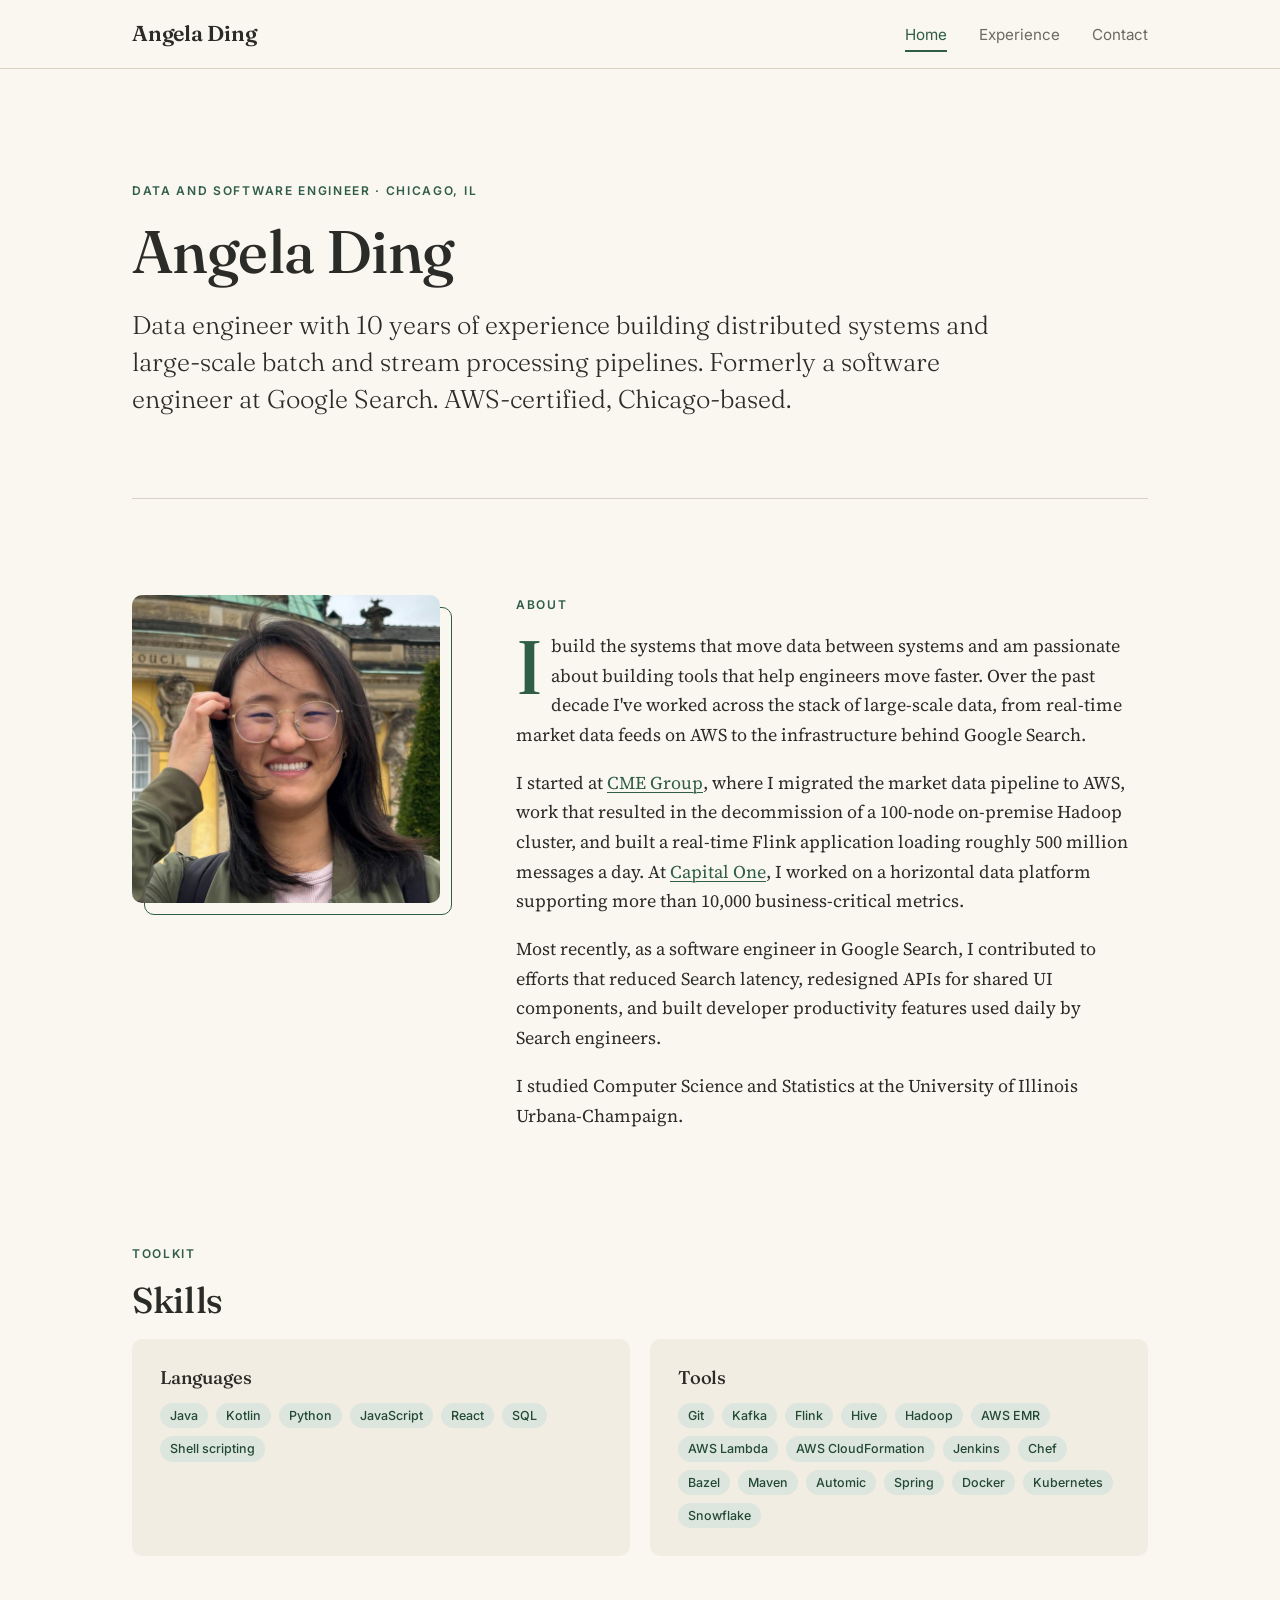
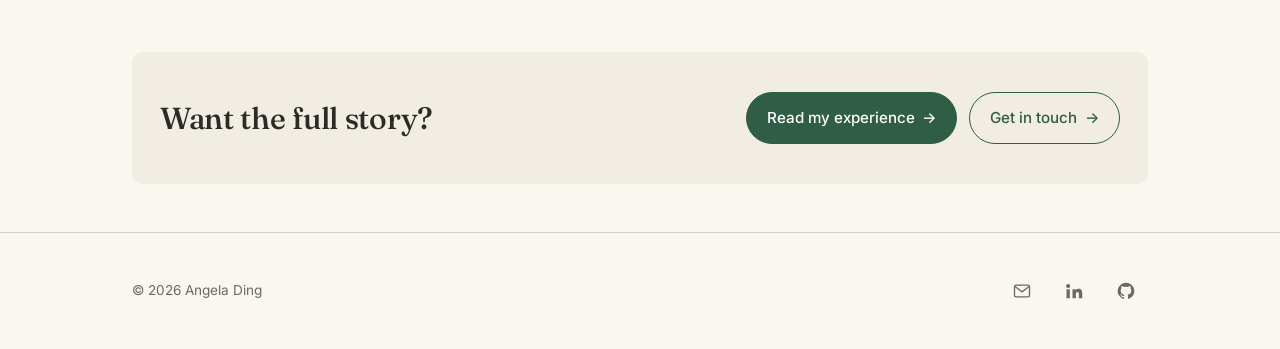
<file: index.html>
<!doctype html>
<html lang="en">
<head>
  <meta charset="utf-8">
  <meta name="viewport" content="width=device-width, initial-scale=1">
  <title>Angela Ding · Software & Data Engineer</title>
  <meta name="description" content="Angela Ding is a software and data engineer with 10 years of experience building distributed systems and large-scale batch and stream processing pipelines.">
  <meta property="og:title" content="Angela Ding · Software & Data Engineer">
  <meta property="og:description" content="10 years building distributed systems and batch and stream processing pipelines. Formerly at Google Search Infrastructure.">
  <meta property="og:type" content="website">
  <meta property="og:image" content="assets/headshot.jpg">
  <link rel="icon" href="assets/favicon.svg" type="image/svg+xml">
  <link rel="preconnect" href="https://fonts.googleapis.com">
  <link rel="preconnect" href="https://fonts.gstatic.com" crossorigin>
  <link href="https://fonts.googleapis.com/css2?family=Fraunces:ital,opsz,wght@0,9..144,300;0,9..144,500;0,9..144,600;1,9..144,300&family=Inter:wght@400;500;600&family=Source+Serif+4:opsz,wght@8..60,400;8..60,600&display=swap" rel="stylesheet">
  <link rel="stylesheet" href="css/styles.css">
  <script>document.documentElement.classList.add("js");</script>
</head>
<body>
  <a class="skip-link" href="#main">Skip to content</a>

  <header class="site-header">
    <div class="wrap">
      <a class="wordmark" href="index.html">Angela Ding</a>
      <button class="nav-toggle" type="button" aria-expanded="false" aria-controls="site-nav">Menu</button>
      <nav id="site-nav" class="site-nav" aria-label="Main">
        <ul>
          <li><a href="index.html">Home</a></li>
          <li><a href="experience.html">Experience</a></li>
          <li><a href="contact.html">Contact</a></li>
        </ul>
      </nav>
    </div>
  </header>

  <main id="main">
    <section class="hero">
      <div class="wrap">
        <p class="eyebrow">Data and Software Engineer · Chicago, IL</p>
        <h1>Angela Ding</h1>
        <p class="headline">Data engineer with 10 years of experience building distributed systems and large-scale batch and stream processing pipelines. Formerly a software engineer at Google Search. AWS-certified, Chicago-based.</p>
      </div>
    </section>

    <div class="wrap"><hr class="rule"></div>

    <section class="section" aria-labelledby="about-heading">
      <div class="wrap intro">
        <figure class="portrait reveal" style="margin-top:0;margin-left:0">
          <img src="assets/headshot.jpg" width="640" height="640" alt="Portrait of Angela Ding smiling, wearing glasses and an olive jacket, outside a yellow palace.">
        </figure>
        <div class="bio reveal">
          <p class="eyebrow" id="about-heading">About</p>
          <p class="dropcap">I build the systems that move data between systems and am passionate about building tools that help engineers move faster. Over the past decade I've worked across the stack of large-scale data, from real-time market data feeds on AWS to the infrastructure behind Google Search.</p>
          <p>I started at <a href="https://www.cmegroup.com/">CME Group</a>, where I migrated the market data pipeline to AWS, work that resulted in the decommission of a 100-node on-premise Hadoop cluster, and built a real-time Flink application loading roughly 500 million messages a day. At <a href="https://www.capitalone.com/">Capital One</a>, I worked on a horizontal data platform supporting more than 10,000 business-critical metrics.</p>
          <p>Most recently, as a software engineer in Google Search, I contributed to efforts that reduced Search latency, redesigned APIs for shared UI components, and built developer productivity features used daily by Search engineers.</p>
          <p>I studied Computer Science and Statistics at the University of Illinois Urbana-Champaign.</p>
        </div>
      </div>
    </section>

    <section class="section" style="padding-top:0" aria-labelledby="skills-heading">
      <div class="wrap">
        <p class="eyebrow">Toolkit</p>
        <h2 id="skills-heading">Skills</h2>
        <div class="cards reveal">
          <div class="card">
            <h3>Languages</h3>
            <ul class="tags">
              <li>Java</li><li>Kotlin</li><li>Python</li><li>JavaScript</li><li>React</li><li>SQL</li><li>Shell scripting</li>
            </ul>
          </div>
          <div class="card">
            <h3>Tools</h3>
            <ul class="tags">
              <li>Git</li><li>Kafka</li><li>Flink</li><li>Hive</li><li>Hadoop</li><li>AWS EMR</li><li>AWS Lambda</li><li>AWS CloudFormation</li><li>Jenkins</li><li>Chef</li><li>Bazel</li><li>Maven</li><li>Automic</li><li>Spring</li><li>Docker</li><li>Kubernetes</li><li>Snowflake</li>
            </ul>
          </div>
        </div>
      </div>
    </section>

    <section>
      <div class="wrap">
        <div class="cta-band reveal">
          <h2>Want the full story?</h2>
          <div class="actions">
            <a class="btn btn-primary" href="experience.html">Read my experience <span aria-hidden="true">→</span></a>
            <a class="btn btn-ghost" href="contact.html">Get in touch <span aria-hidden="true">→</span></a>
          </div>
        </div>
      </div>
    </section>
  </main>

  <footer class="site-footer">
    <div class="wrap">
      <small>© <span id="year">2026</span> Angela Ding</small>
      <ul class="social">
        <li><a href="mailto:angela.ding3@gmail.com" aria-label="Email"><svg viewBox="0 0 24 24" fill="none" stroke="currentColor" stroke-width="1.6" aria-hidden="true"><rect x="3" y="5" width="18" height="14" rx="2"/><path d="m3.5 6.5 8.5 6.5 8.5-6.5"/></svg></a></li>
        <li><a href="https://www.linkedin.com/in/angelading1/" aria-label="LinkedIn" rel="noopener"><svg viewBox="0 0 24 24" fill="currentColor" aria-hidden="true"><path d="M4.98 3.5a2.5 2.5 0 1 1 0 5 2.5 2.5 0 0 1 0-5ZM3 9.75h4v11H3v-11Zm6.5 0h3.8v1.6h.06c.53-.95 1.83-1.95 3.77-1.95 4.03 0 4.77 2.5 4.77 5.75v5.6h-4v-4.97c0-1.18-.02-2.7-1.7-2.7-1.7 0-1.96 1.28-1.96 2.6v5.07h-4v-11Z"/></svg></a></li>
        <li><a href="https://github.com/kodingrobo" aria-label="GitHub" rel="noopener"><svg viewBox="0 0 24 24" fill="currentColor" aria-hidden="true"><path d="M12 2a10 10 0 0 0-3.16 19.49c.5.09.68-.22.68-.48v-1.7c-2.78.6-3.37-1.34-3.37-1.34-.45-1.16-1.11-1.47-1.11-1.47-.91-.62.07-.6.07-.6 1 .07 1.53 1.03 1.53 1.03.9 1.52 2.34 1.08 2.91.83.09-.65.35-1.09.63-1.34-2.22-.25-4.55-1.11-4.55-4.94 0-1.09.39-1.98 1.03-2.68-.1-.25-.45-1.27.1-2.64 0 0 .84-.27 2.75 1.02a9.58 9.58 0 0 1 5 0c1.91-1.3 2.75-1.02 2.75-1.02.55 1.37.2 2.39.1 2.64.64.7 1.03 1.59 1.03 2.68 0 3.84-2.34 4.68-4.57 4.93.36.31.68.92.68 1.85v2.75c0 .27.18.58.69.48A10 10 0 0 0 12 2Z"/></svg></a></li>
      </ul>
    </div>
  </footer>

  <script src="js/main.js" defer></script>
</body>
</html>
</file>
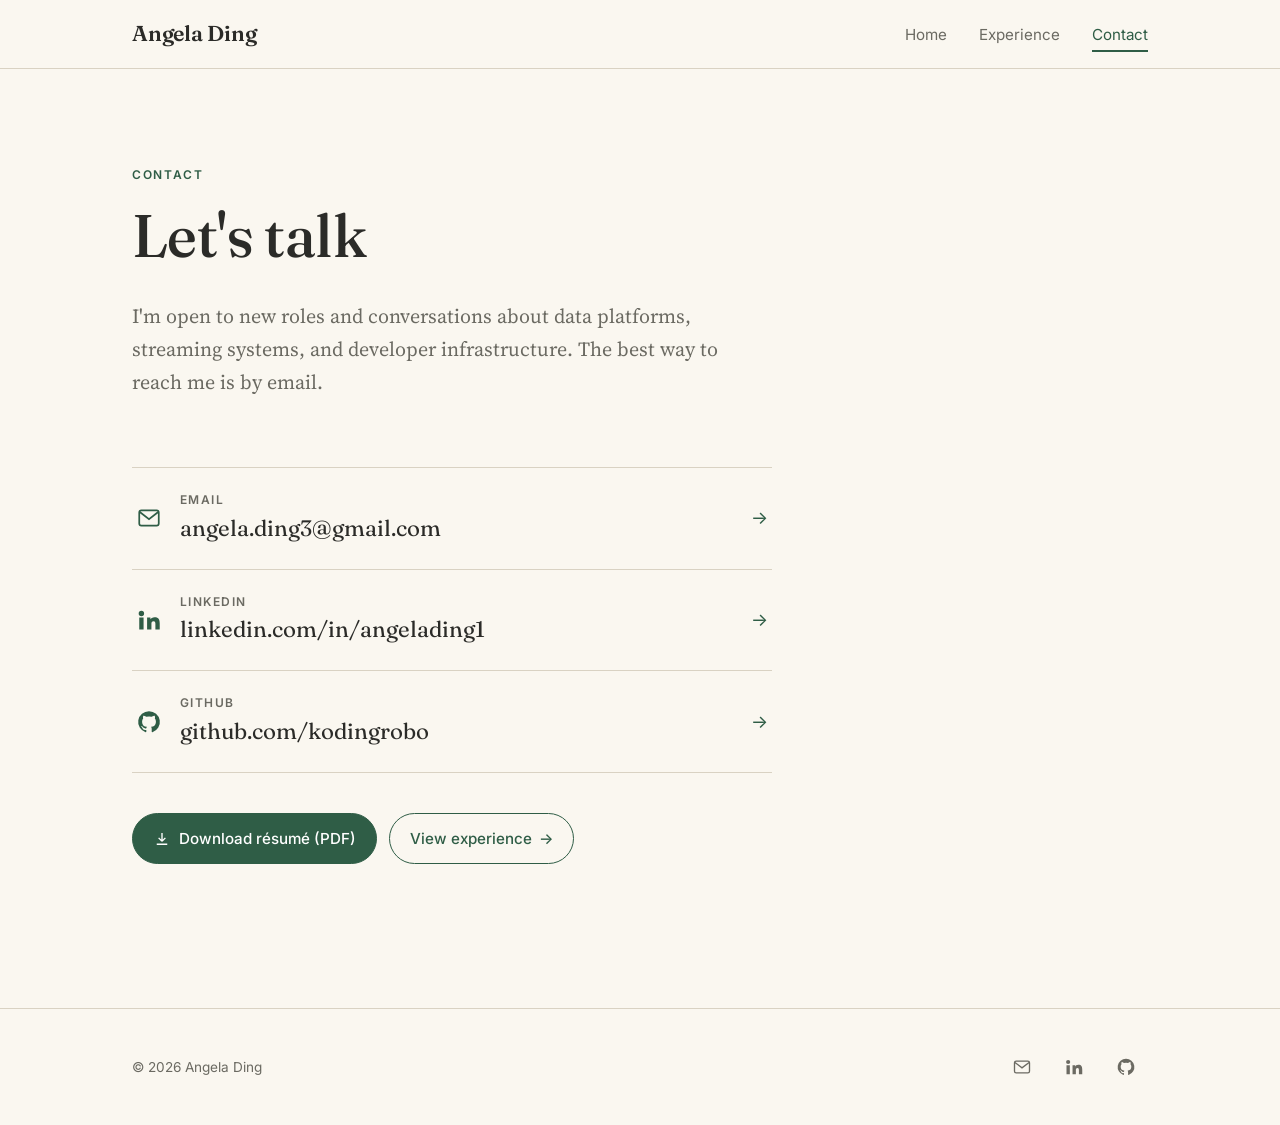
<file: contact.html>
<!doctype html>
<html lang="en">
<head>
  <meta charset="utf-8">
  <meta name="viewport" content="width=device-width, initial-scale=1">
  <title>Contact · Angela Ding</title>
  <meta name="description" content="Get in touch with Angela Ding, software and data engineer based in Chicago.">
  <meta property="og:title" content="Contact · Angela Ding">
  <meta property="og:description" content="Email, LinkedIn, GitHub, and résumé for Angela Ding.">
  <meta property="og:type" content="website">
  <meta property="og:image" content="assets/headshot.jpg">
  <link rel="icon" href="assets/favicon.svg" type="image/svg+xml">
  <link rel="preconnect" href="https://fonts.googleapis.com">
  <link rel="preconnect" href="https://fonts.gstatic.com" crossorigin>
  <link href="https://fonts.googleapis.com/css2?family=Fraunces:ital,opsz,wght@0,9..144,300;0,9..144,500;0,9..144,600;1,9..144,300&family=Inter:wght@400;500;600&family=Source+Serif+4:opsz,wght@8..60,400;8..60,600&display=swap" rel="stylesheet">
  <link rel="stylesheet" href="css/styles.css">
  <script>document.documentElement.classList.add("js");</script>
</head>
<body>
  <a class="skip-link" href="#main">Skip to content</a>

  <header class="site-header">
    <div class="wrap">
      <a class="wordmark" href="index.html">Angela Ding</a>
      <button class="nav-toggle" type="button" aria-expanded="false" aria-controls="site-nav">Menu</button>
      <nav id="site-nav" class="site-nav" aria-label="Main">
        <ul>
          <li><a href="index.html">Home</a></li>
          <li><a href="experience.html">Experience</a></li>
          <li><a href="contact.html">Contact</a></li>
        </ul>
      </nav>
    </div>
  </header>

  <main id="main">
    <section class="page-head">
      <div class="wrap">
        <p class="eyebrow">Contact</p>
        <h1>Let's talk</h1>
        <p class="lede">I'm open to new roles and conversations about data platforms, streaming systems, and developer infrastructure. The best way to reach me is by email.</p>
      </div>
    </section>

    <section class="section" style="padding-top:0">
      <div class="wrap">
        <ul class="contact-list reveal">
          <li>
            <a href="mailto:angela.ding3@gmail.com">
              <svg viewBox="0 0 24 24" fill="none" stroke="currentColor" stroke-width="1.6" aria-hidden="true"><rect x="3" y="5" width="18" height="14" rx="2"/><path d="m3.5 6.5 8.5 6.5 8.5-6.5"/></svg>
              <span><span class="c-label">Email</span><span class="c-value">angela.ding3@gmail.com</span></span>
              <span class="c-arrow" aria-hidden="true">→</span>
            </a>
          </li>
          <li>
            <a href="https://www.linkedin.com/in/angelading1/" rel="noopener">
              <svg viewBox="0 0 24 24" fill="currentColor" aria-hidden="true"><path d="M4.98 3.5a2.5 2.5 0 1 1 0 5 2.5 2.5 0 0 1 0-5ZM3 9.75h4v11H3v-11Zm6.5 0h3.8v1.6h.06c.53-.95 1.83-1.95 3.77-1.95 4.03 0 4.77 2.5 4.77 5.75v5.6h-4v-4.97c0-1.18-.02-2.7-1.7-2.7-1.7 0-1.96 1.28-1.96 2.6v5.07h-4v-11Z"/></svg>
              <span><span class="c-label">LinkedIn</span><span class="c-value">linkedin.com/in/angelading1</span></span>
              <span class="c-arrow" aria-hidden="true">→</span>
            </a>
          </li>
          <li>
            <a href="https://github.com/kodingrobo" rel="noopener">
              <svg viewBox="0 0 24 24" fill="currentColor" aria-hidden="true"><path d="M12 2a10 10 0 0 0-3.16 19.49c.5.09.68-.22.68-.48v-1.7c-2.78.6-3.37-1.34-3.37-1.34-.45-1.16-1.11-1.47-1.11-1.47-.91-.62.07-.6.07-.6 1 .07 1.53 1.03 1.53 1.03.9 1.52 2.34 1.08 2.91.83.09-.65.35-1.09.63-1.34-2.22-.25-4.55-1.11-4.55-4.94 0-1.09.39-1.98 1.03-2.68-.1-.25-.45-1.27.1-2.64 0 0 .84-.27 2.75 1.02a9.58 9.58 0 0 1 5 0c1.91-1.3 2.75-1.02 2.75-1.02.55 1.37.2 2.39.1 2.64.64.7 1.03 1.59 1.03 2.68 0 3.84-2.34 4.68-4.57 4.93.36.31.68.92.68 1.85v2.75c0 .27.18.58.69.48A10 10 0 0 0 12 2Z"/></svg>
              <span><span class="c-label">GitHub</span><span class="c-value">github.com/kodingrobo</span></span>
              <span class="c-arrow" aria-hidden="true">→</span>
            </a>
          </li>
        </ul>

        <div class="actions reveal">
          <a class="btn btn-primary" href="assets/Resume_Angela_Ding_2026.pdf" download>
            <svg viewBox="0 0 24 24" fill="none" stroke="currentColor" stroke-width="1.8" aria-hidden="true"><path d="M12 4v11m0 0-4.5-4.5M12 15l4.5-4.5M5 19h14"/></svg>
            Download résumé (PDF)
          </a>
          <a class="btn btn-ghost" href="experience.html">View experience <span aria-hidden="true">→</span></a>
        </div>
      </div>
    </section>
  </main>

  <footer class="site-footer">
    <div class="wrap">
      <small>© <span id="year">2026</span> Angela Ding</small>
      <ul class="social">
        <li><a href="mailto:angela.ding3@gmail.com" aria-label="Email"><svg viewBox="0 0 24 24" fill="none" stroke="currentColor" stroke-width="1.6" aria-hidden="true"><rect x="3" y="5" width="18" height="14" rx="2"/><path d="m3.5 6.5 8.5 6.5 8.5-6.5"/></svg></a></li>
        <li><a href="https://www.linkedin.com/in/angelading1/" aria-label="LinkedIn" rel="noopener"><svg viewBox="0 0 24 24" fill="currentColor" aria-hidden="true"><path d="M4.98 3.5a2.5 2.5 0 1 1 0 5 2.5 2.5 0 0 1 0-5ZM3 9.75h4v11H3v-11Zm6.5 0h3.8v1.6h.06c.53-.95 1.83-1.95 3.77-1.95 4.03 0 4.77 2.5 4.77 5.75v5.6h-4v-4.97c0-1.18-.02-2.7-1.7-2.7-1.7 0-1.96 1.28-1.96 2.6v5.07h-4v-11Z"/></svg></a></li>
        <li><a href="https://github.com/kodingrobo" aria-label="GitHub" rel="noopener"><svg viewBox="0 0 24 24" fill="currentColor" aria-hidden="true"><path d="M12 2a10 10 0 0 0-3.16 19.49c.5.09.68-.22.68-.48v-1.7c-2.78.6-3.37-1.34-3.37-1.34-.45-1.16-1.11-1.47-1.11-1.47-.91-.62.07-.6.07-.6 1 .07 1.53 1.03 1.53 1.03.9 1.52 2.34 1.08 2.91.83.09-.65.35-1.09.63-1.34-2.22-.25-4.55-1.11-4.55-4.94 0-1.09.39-1.98 1.03-2.68-.1-.25-.45-1.27.1-2.64 0 0 .84-.27 2.75 1.02a9.58 9.58 0 0 1 5 0c1.91-1.3 2.75-1.02 2.75-1.02.55 1.37.2 2.39.1 2.64.64.7 1.03 1.59 1.03 2.68 0 3.84-2.34 4.68-4.57 4.93.36.31.68.92.68 1.85v2.75c0 .27.18.58.69.48A10 10 0 0 0 12 2Z"/></svg></a></li>
      </ul>
    </div>
  </footer>

  <script src="js/main.js" defer></script>
</body>
</html>
</file>
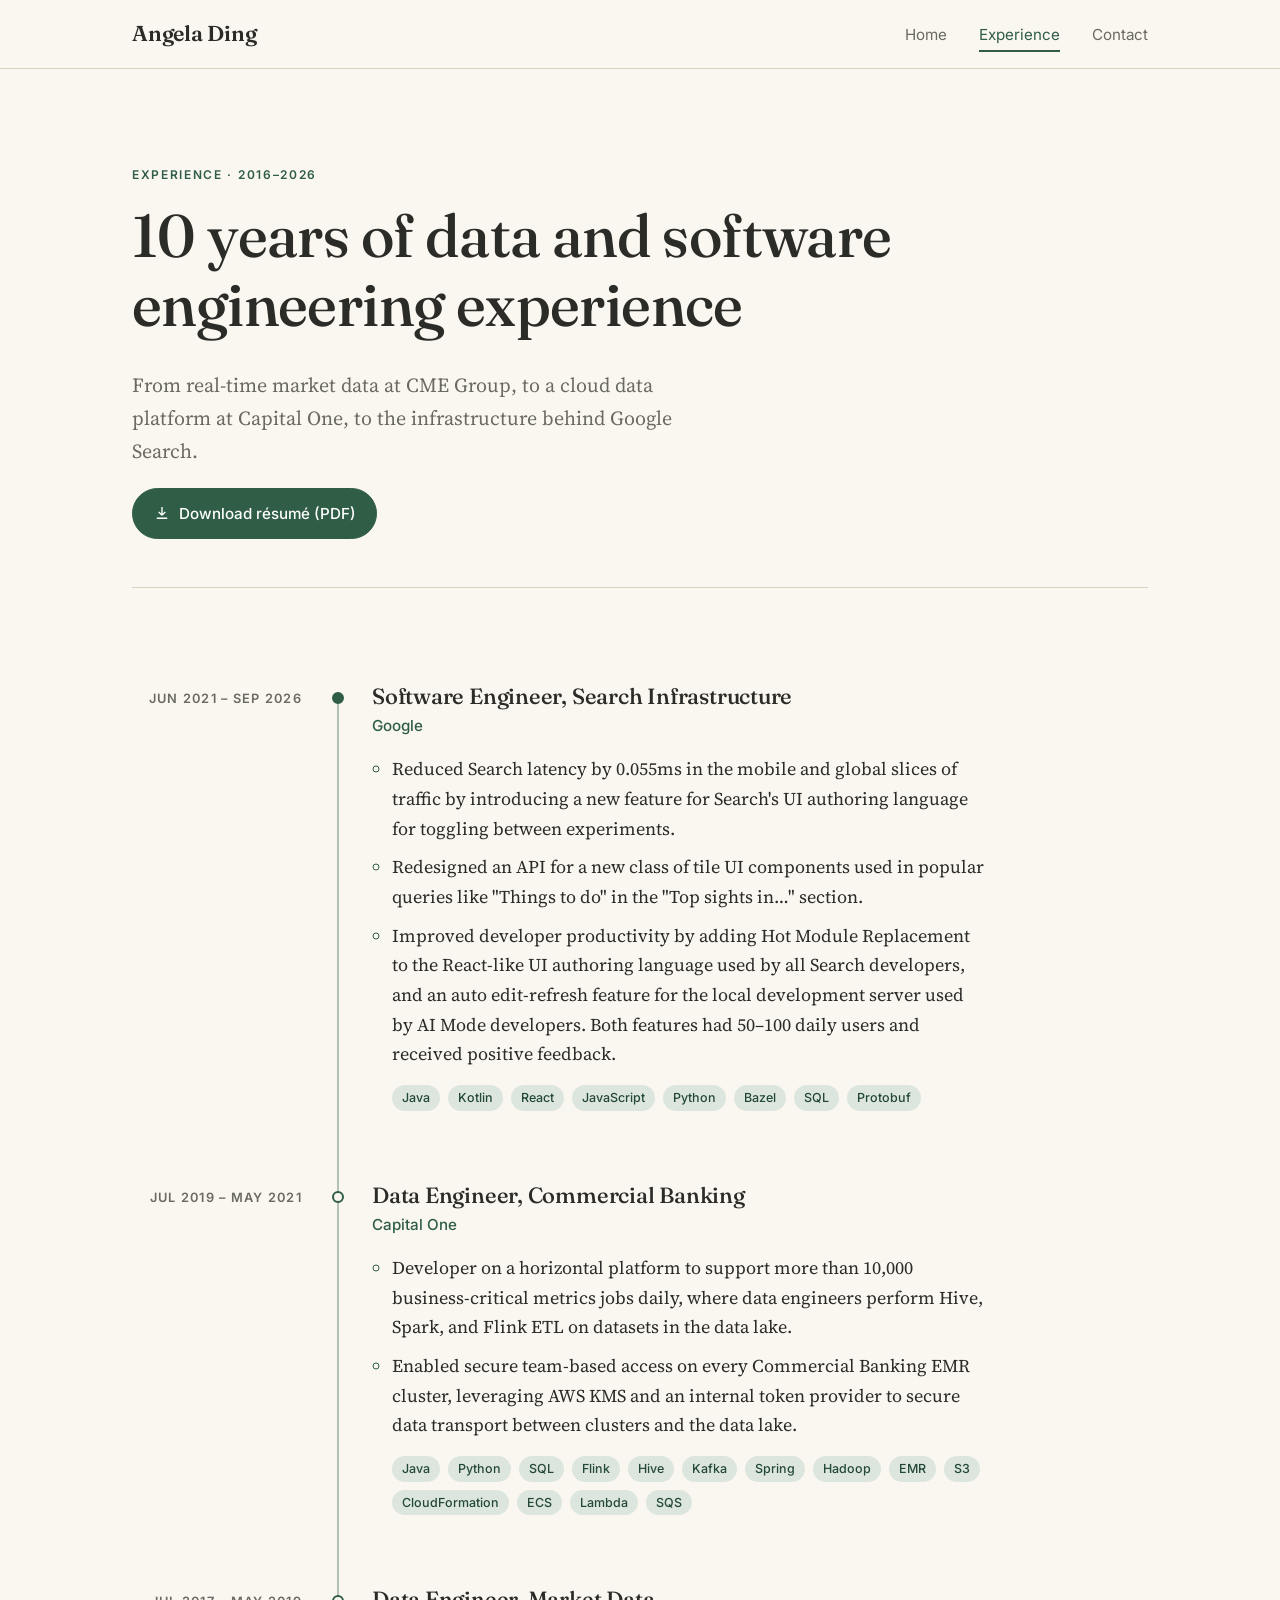
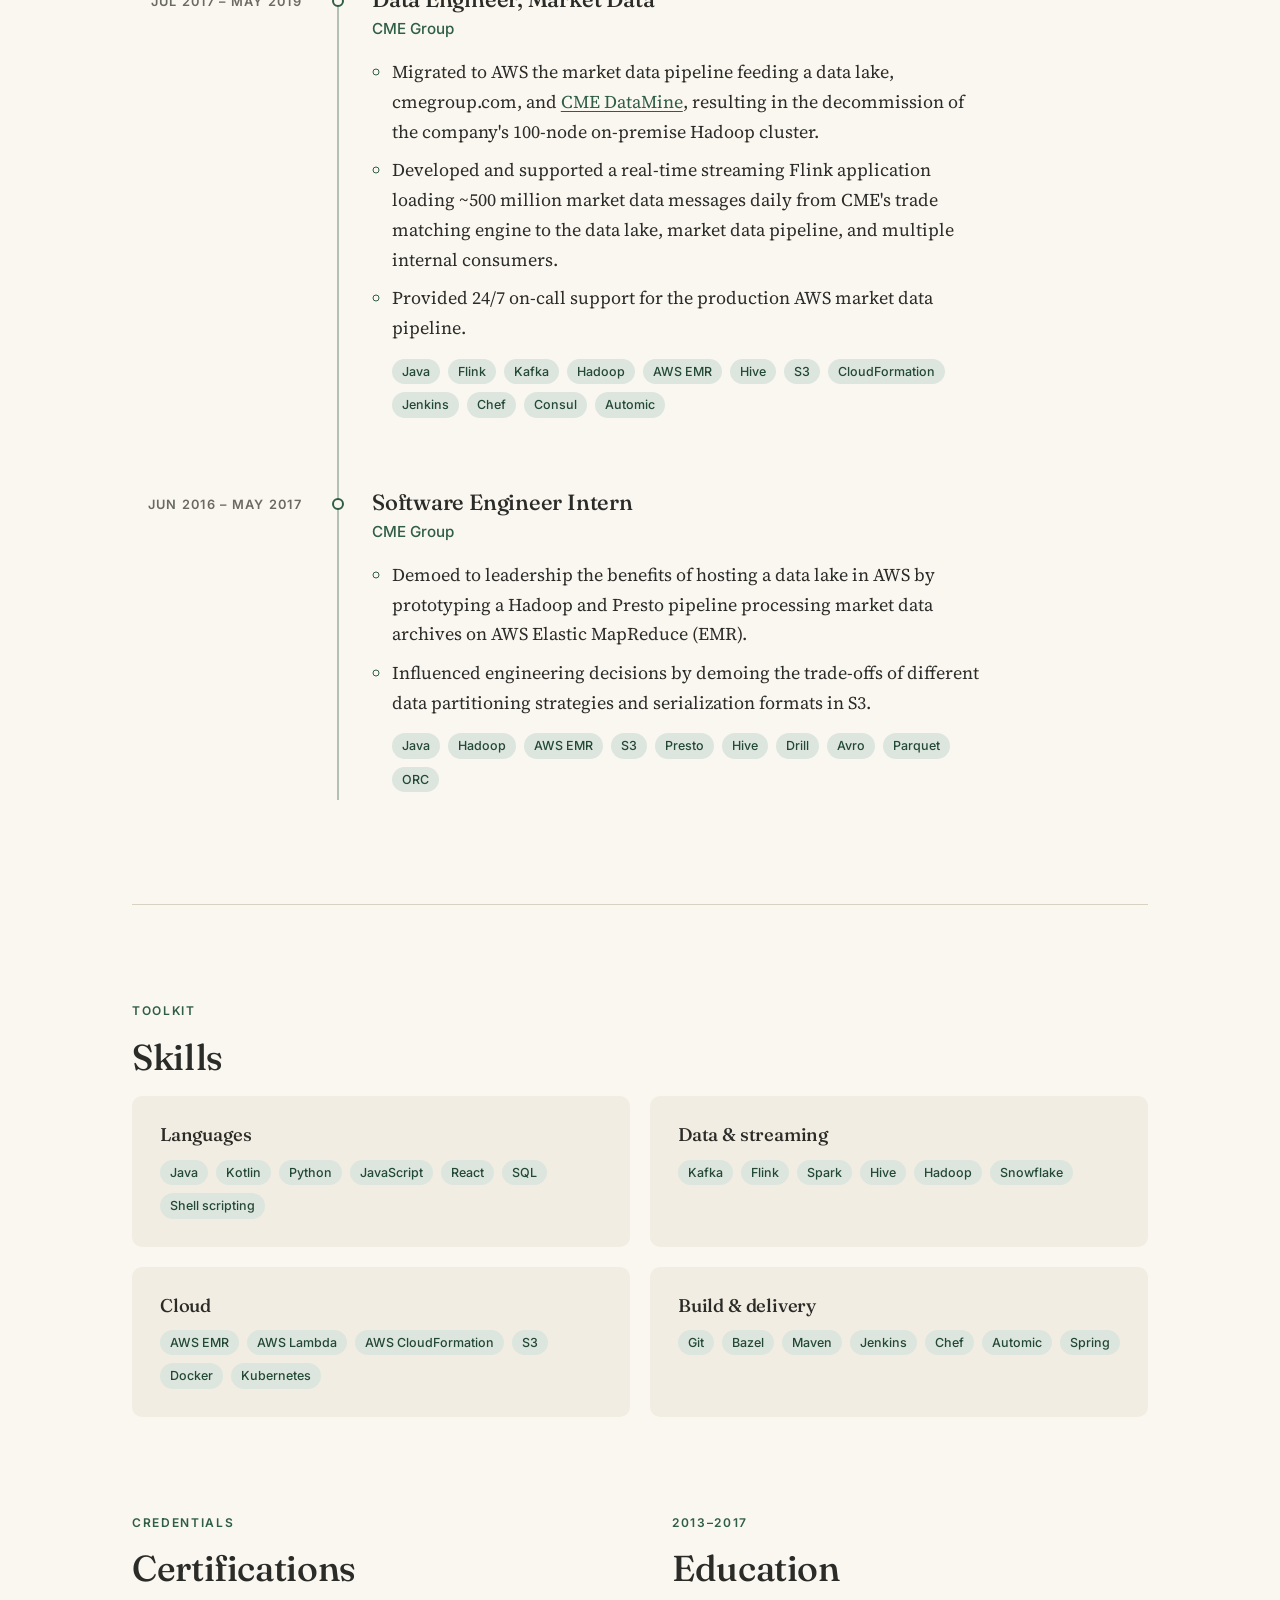
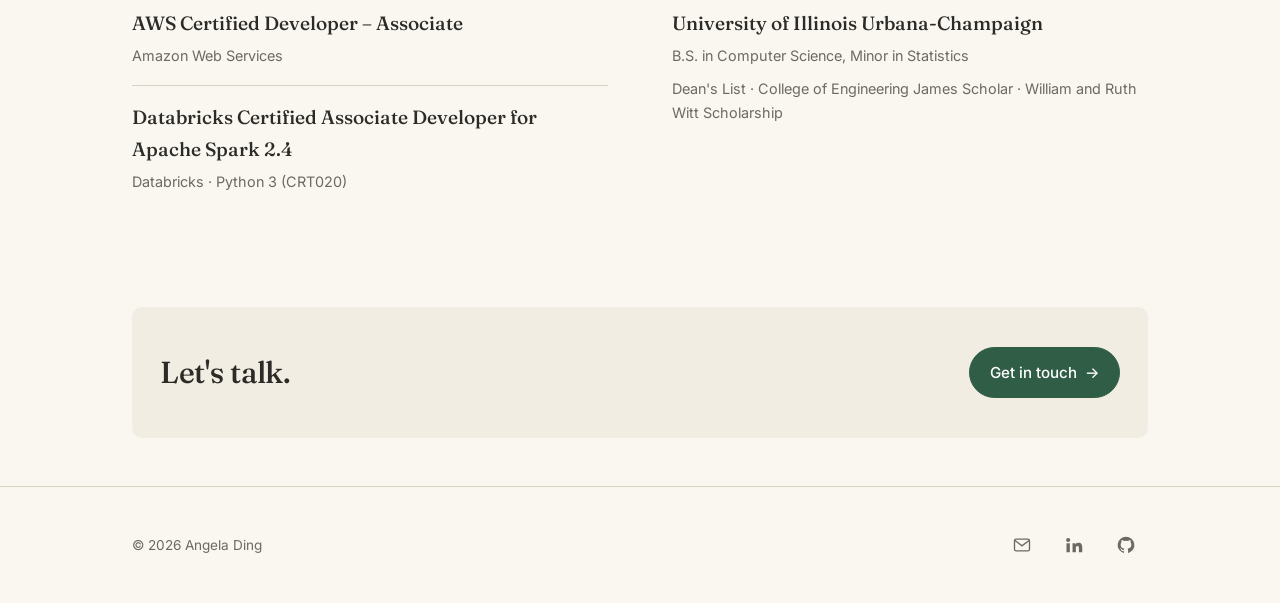
<file: experience.html>
<!doctype html>
<html lang="en">
<head>
  <meta charset="utf-8">
  <meta name="viewport" content="width=device-width, initial-scale=1">
  <title>Experience · Angela Ding</title>
  <meta name="description" content="Angela Ding's experience: Google Search Infrastructure, Capital One, and CME Group. Skills, certifications, and education.">
  <meta property="og:title" content="Experience · Angela Ding">
  <meta property="og:description" content="Software and data engineering at Google, Capital One, and CME Group.">
  <meta property="og:type" content="website">
  <meta property="og:image" content="assets/headshot.jpg">
  <link rel="icon" href="assets/favicon.svg" type="image/svg+xml">
  <link rel="preconnect" href="https://fonts.googleapis.com">
  <link rel="preconnect" href="https://fonts.gstatic.com" crossorigin>
  <link href="https://fonts.googleapis.com/css2?family=Fraunces:ital,opsz,wght@0,9..144,300;0,9..144,500;0,9..144,600;1,9..144,300&family=Inter:wght@400;500;600&family=Source+Serif+4:opsz,wght@8..60,400;8..60,600&display=swap" rel="stylesheet">
  <link rel="stylesheet" href="css/styles.css">
  <script>document.documentElement.classList.add("js");</script>
</head>
<body>
  <a class="skip-link" href="#main">Skip to content</a>

  <header class="site-header">
    <div class="wrap">
      <a class="wordmark" href="index.html">Angela Ding</a>
      <button class="nav-toggle" type="button" aria-expanded="false" aria-controls="site-nav">Menu</button>
      <nav id="site-nav" class="site-nav" aria-label="Main">
        <ul>
          <li><a href="index.html">Home</a></li>
          <li><a href="experience.html">Experience</a></li>
          <li><a href="contact.html">Contact</a></li>
        </ul>
      </nav>
    </div>
  </header>

  <main id="main">
    <section class="page-head">
      <div class="wrap">
        <p class="eyebrow">Experience · 2016–2026</p>
        <h1>10 years of data and software engineering experience</h1>
        <p class="lede">From real-time market data at CME Group, to a cloud data platform at Capital One, to the infrastructure behind Google Search.</p>
        <div class="actions">
          <a class="btn btn-primary" href="assets/Resume_Angela_Ding_2026.pdf" download>
            <svg viewBox="0 0 24 24" fill="none" stroke="currentColor" stroke-width="1.8" aria-hidden="true"><path d="M12 4v11m0 0-4.5-4.5M12 15l4.5-4.5M5 19h14"/></svg>
            Download résumé (PDF)
          </a>
        </div>
      </div>
    </section>

    <div class="wrap"><hr class="rule"></div>

    <section class="section" aria-labelledby="work-heading">
      <div class="wrap">
        <h2 id="work-heading" class="visually-hidden">Work history</h2>
        <ol class="timeline">
          <li class="tl-item reveal">
            <span class="tl-date">Jun 2021 – Sep 2026</span>
            <div class="tl-body">
              <h3>Software Engineer, Search Infrastructure</h3>
              <p class="tl-org">Google</p>
              <ul>
                <li>Reduced Search latency by 0.055ms in the mobile and global slices of traffic by introducing a new feature for Search's UI authoring language for toggling between experiments.</li>
                <li>Redesigned an API for a new class of tile UI components used in popular queries like "Things to do" in the "Top sights in…" section.</li>
                <li>Improved developer productivity by adding Hot Module Replacement to the React-like UI authoring language used by all Search developers, and an auto edit-refresh feature for the local development server used by AI Mode developers. Both features had 50–100 daily users and received positive feedback.</li>
              </ul>
              <ul class="tags" aria-label="Tools">
                <li>Java</li><li>Kotlin</li><li>React</li><li>JavaScript</li><li>Python</li><li>Bazel</li><li>SQL</li><li>Protobuf</li>
              </ul>
            </div>
          </li>

          <li class="tl-item reveal">
            <span class="tl-date">Jul 2019 – May 2021</span>
            <div class="tl-body">
              <h3>Data Engineer, Commercial Banking</h3>
              <p class="tl-org">Capital One</p>
              <ul>
                <li>Developer on a horizontal platform to support more than 10,000 business-critical metrics jobs daily, where data engineers perform Hive, Spark, and Flink ETL on datasets in the data lake.</li>
                <li>Enabled secure team-based access on every Commercial Banking EMR cluster, leveraging AWS KMS and an internal token provider to secure data transport between clusters and the data lake.</li>
              </ul>
              <ul class="tags" aria-label="Tools">
                <li>Java</li><li>Python</li><li>SQL</li><li>Flink</li><li>Hive</li><li>Kafka</li><li>Spring</li><li>Hadoop</li><li>EMR</li><li>S3</li><li>CloudFormation</li><li>ECS</li><li>Lambda</li><li>SQS</li>
              </ul>
            </div>
          </li>

          <li class="tl-item reveal">
            <span class="tl-date">Jul 2017 – May 2019</span>
            <div class="tl-body">
              <h3>Data Engineer, Market Data</h3>
              <p class="tl-org">CME Group</p>
              <ul>
                <li>Migrated to AWS the market data pipeline feeding a data lake, cmegroup.com, and <a href="https://www.cmegroup.com/datamine.html">CME DataMine</a>, resulting in the decommission of the company's 100-node on-premise Hadoop cluster.</li>
                <li>Developed and supported a real-time streaming Flink application loading ~500 million market data messages daily from CME's trade matching engine to the data lake, market data pipeline, and multiple internal consumers.</li>
                <li>Provided 24/7 on-call support for the production AWS market data pipeline.</li>
              </ul>
              <ul class="tags" aria-label="Tools">
                <li>Java</li><li>Flink</li><li>Kafka</li><li>Hadoop</li><li>AWS EMR</li><li>Hive</li><li>S3</li><li>CloudFormation</li><li>Jenkins</li><li>Chef</li><li>Consul</li><li>Automic</li>
              </ul>
            </div>
          </li>

          <li class="tl-item reveal">
            <span class="tl-date">Jun 2016 – May 2017</span>
            <div class="tl-body">
              <h3>Software Engineer Intern</h3>
              <p class="tl-org">CME Group</p>
              <ul>
                <li>Demoed to leadership the benefits of hosting a data lake in AWS by prototyping a Hadoop and Presto pipeline processing market data archives on AWS Elastic MapReduce (EMR).</li>
                <li>Influenced engineering decisions by demoing the trade-offs of different data partitioning strategies and serialization formats in S3.</li>
              </ul>
              <ul class="tags" aria-label="Tools">
                <li>Java</li><li>Hadoop</li><li>AWS EMR</li><li>S3</li><li>Presto</li><li>Hive</li><li>Drill</li><li>Avro</li><li>Parquet</li><li>ORC</li>
              </ul>
            </div>
          </li>
        </ol>
      </div>
    </section>

    <div class="wrap"><hr class="rule"></div>

    <section class="section" aria-labelledby="skills-heading">
      <div class="wrap">
        <p class="eyebrow">Toolkit</p>
        <h2 id="skills-heading">Skills</h2>
        <div class="cards reveal">
          <div class="card">
            <h3>Languages</h3>
            <ul class="tags"><li>Java</li><li>Kotlin</li><li>Python</li><li>JavaScript</li><li>React</li><li>SQL</li><li>Shell scripting</li></ul>
          </div>
          <div class="card">
            <h3>Data &amp; streaming</h3>
            <ul class="tags"><li>Kafka</li><li>Flink</li><li>Spark</li><li>Hive</li><li>Hadoop</li><li>Snowflake</li></ul>
          </div>
          <div class="card">
            <h3>Cloud</h3>
            <ul class="tags"><li>AWS EMR</li><li>AWS Lambda</li><li>AWS CloudFormation</li><li>S3</li><li>Docker</li><li>Kubernetes</li></ul>
          </div>
          <div class="card">
            <h3>Build &amp; delivery</h3>
            <ul class="tags"><li>Git</li><li>Bazel</li><li>Maven</li><li>Jenkins</li><li>Chef</li><li>Automic</li><li>Spring</li></ul>
          </div>
        </div>
      </div>
    </section>

    <section class="section" style="padding-top:0">
      <div class="wrap split">
        <div class="reveal">
          <p class="eyebrow">Credentials</p>
          <h2>Certifications</h2>
          <ul class="cred-list">
            <li><strong>AWS Certified Developer – Associate</strong><span class="meta">Amazon Web Services</span></li>
            <li><strong>Databricks Certified Associate Developer for Apache Spark 2.4</strong><span class="meta">Databricks · Python 3 (CRT020)</span></li>
          </ul>
        </div>
        <div class="reveal">
          <p class="eyebrow">2013–2017</p>
          <h2>Education</h2>
          <ul class="cred-list">
            <li>
              <strong>University of Illinois Urbana-Champaign</strong>
              <span class="meta">B.S. in Computer Science, Minor in Statistics</span>
              <p class="meta" style="margin:8px 0 0">Dean's List · College of Engineering James Scholar · William and Ruth Witt Scholarship</p>
            </li>
          </ul>
        </div>
      </div>
    </section>

    <section>
      <div class="wrap">
        <div class="cta-band reveal">
          <h2>Let's talk.</h2>
          <div class="actions">
            <a class="btn btn-primary" href="contact.html">Get in touch <span aria-hidden="true">→</span></a>
          </div>
        </div>
      </div>
    </section>
  </main>

  <footer class="site-footer">
    <div class="wrap">
      <small>© <span id="year">2026</span> Angela Ding</small>
      <ul class="social">
        <li><a href="mailto:angela.ding3@gmail.com" aria-label="Email"><svg viewBox="0 0 24 24" fill="none" stroke="currentColor" stroke-width="1.6" aria-hidden="true"><rect x="3" y="5" width="18" height="14" rx="2"/><path d="m3.5 6.5 8.5 6.5 8.5-6.5"/></svg></a></li>
        <li><a href="https://www.linkedin.com/in/angelading1/" aria-label="LinkedIn" rel="noopener"><svg viewBox="0 0 24 24" fill="currentColor" aria-hidden="true"><path d="M4.98 3.5a2.5 2.5 0 1 1 0 5 2.5 2.5 0 0 1 0-5ZM3 9.75h4v11H3v-11Zm6.5 0h3.8v1.6h.06c.53-.95 1.83-1.95 3.77-1.95 4.03 0 4.77 2.5 4.77 5.75v5.6h-4v-4.97c0-1.18-.02-2.7-1.7-2.7-1.7 0-1.96 1.28-1.96 2.6v5.07h-4v-11Z"/></svg></a></li>
        <li><a href="https://github.com/kodingrobo" aria-label="GitHub" rel="noopener"><svg viewBox="0 0 24 24" fill="currentColor" aria-hidden="true"><path d="M12 2a10 10 0 0 0-3.16 19.49c.5.09.68-.22.68-.48v-1.7c-2.78.6-3.37-1.34-3.37-1.34-.45-1.16-1.11-1.47-1.11-1.47-.91-.62.07-.6.07-.6 1 .07 1.53 1.03 1.53 1.03.9 1.52 2.34 1.08 2.91.83.09-.65.35-1.09.63-1.34-2.22-.25-4.55-1.11-4.55-4.94 0-1.09.39-1.98 1.03-2.68-.1-.25-.45-1.27.1-2.64 0 0 .84-.27 2.75 1.02a9.58 9.58 0 0 1 5 0c1.91-1.3 2.75-1.02 2.75-1.02.55 1.37.2 2.39.1 2.64.64.7 1.03 1.59 1.03 2.68 0 3.84-2.34 4.68-4.57 4.93.36.31.68.92.68 1.85v2.75c0 .27.18.58.69.48A10 10 0 0 0 12 2Z"/></svg></a></li>
      </ul>
    </div>
  </footer>

  <script src="js/main.js" defer></script>
</body>
</html>
</file>
<file: css/styles.css>
/* ==========================================================
   Angela Ding — site styles
   Warm editorial: ivory + forest green
   ========================================================== */

:root {
  --bg: #FAF7F0;
  --surface: #F2EDE2;
  --text: #2B2B28;
  --muted: #6B6A62;
  --accent: #2F5D46;
  --accent-hover: #234836;
  --accent-soft: #DCE6DE;
  --rule: #D9D2C3;

  --font-display: "Fraunces", Georgia, "Times New Roman", serif;
  --font-body: "Source Serif 4", Georgia, "Times New Roman", serif;
  --font-sans: "Inter", system-ui, -apple-system, "Segoe UI", sans-serif;

  --measure: 68ch;
  --wrap: 1080px;
  --gutter: 16px;
  --radius: 10px;
}

/* ---------- Base ---------- */
*,
*::before,
*::after { box-sizing: border-box; }

html { -webkit-text-size-adjust: 100%; }

body {
  margin: 0;
  background: var(--bg);
  color: var(--text);
  font-family: var(--font-body);
  font-size: 1.125rem;
  line-height: 1.65;
  overflow-x: hidden;
}

img { max-width: 100%; height: auto; display: block; }

h1, h2, h3 {
  font-family: var(--font-display);
  font-weight: 500;
  line-height: 1.15;
  letter-spacing: -0.01em;
  margin: 0 0 0.5em;
}
h1 { font-size: clamp(2.5rem, 7vw, 3.75rem); }
h2 { font-size: clamp(1.75rem, 4vw, 2.25rem); }
h3 { font-size: 1.375rem; }

p { margin: 0 0 1em; }

a { color: var(--accent); text-underline-offset: 3px; text-decoration-thickness: 1px; }
a:hover { color: var(--accent-hover); text-decoration-thickness: 2px; }

:focus-visible {
  outline: 2px solid var(--accent);
  outline-offset: 3px;
  border-radius: 2px;
}

.wrap {
  max-width: var(--wrap);
  margin: 0 auto;
  padding: 0 var(--gutter);
}
@media (min-width: 720px) { :root { --gutter: 32px; } }

.skip-link {
  position: absolute;
  left: var(--gutter);
  top: -100px;
  background: var(--accent);
  color: #fff;
  padding: 8px 14px;
  border-radius: 6px;
  z-index: 100;
  font-family: var(--font-sans);
  font-size: 0.9rem;
}
.skip-link:focus { top: 12px; color: #fff; }

.visually-hidden {
  position: absolute !important;
  width: 1px; height: 1px;
  overflow: hidden; clip: rect(0 0 0 0);
  white-space: nowrap;
}

/* Small-caps section label */
.eyebrow {
  font-family: var(--font-sans);
  font-size: 0.75rem;
  font-weight: 600;
  letter-spacing: 0.14em;
  text-transform: uppercase;
  color: var(--accent);
  margin: 0 0 1rem;
}

.rule {
  border: 0;
  border-top: 1px solid var(--rule);
  margin: 0;
}

/* ---------- Header ---------- */
.site-header {
  border-bottom: 1px solid var(--rule);
  background: var(--bg);
  position: sticky;
  top: 0;
  z-index: 50;
}
.site-header .wrap {
  display: flex;
  align-items: center;
  justify-content: space-between;
  min-height: 68px;
}
.wordmark {
  font-family: var(--font-display);
  font-size: 1.35rem;
  font-weight: 600;
  color: var(--text);
  text-decoration: none;
  letter-spacing: -0.01em;
}
.wordmark:hover { color: var(--accent); }

.nav-toggle {
  display: none;
  background: none;
  border: 1px solid var(--rule);
  border-radius: 8px;
  padding: 8px 12px;
  font-family: var(--font-sans);
  font-size: 0.9rem;
  color: var(--text);
  cursor: pointer;
  min-height: 44px;
}

.site-nav ul {
  list-style: none;
  margin: 0;
  padding: 0;
  display: flex;
  gap: 2rem;
}
.site-nav a {
  font-family: var(--font-sans);
  font-size: 0.95rem;
  color: var(--muted);
  text-decoration: none;
  padding: 6px 0;
  border-bottom: 2px solid transparent;
}
.site-nav a:hover { color: var(--text); }
.site-nav a[aria-current="page"] {
  color: var(--accent);
  border-bottom-color: var(--accent);
}

@media (max-width: 719px) {
  .nav-toggle { display: inline-flex; align-items: center; }
  .site-nav {
    position: absolute;
    top: 100%;
    left: 0;
    right: 0;
    background: var(--bg);
    border-bottom: 1px solid var(--rule);
    display: none;
  }
  .site-nav.is-open { display: block; }
  .site-nav ul {
    flex-direction: column;
    gap: 0;
    padding: 8px var(--gutter) 16px;
  }
  .site-nav a {
    display: block;
    padding: 12px 0;
    font-size: 1.05rem;
    border-bottom: 1px solid var(--rule);
  }
  .site-nav li:last-child a { border-bottom: 0; }
  .site-nav a[aria-current="page"] { border-bottom-color: var(--rule); }
}

/* ---------- Sections ---------- */
main { display: block; }

.section { padding: 64px 0; }
@media (min-width: 720px) { .section { padding: 96px 0; } }

.page-head { padding: 64px 0 40px; }
@media (min-width: 720px) { .page-head { padding: 96px 0 48px; } }
.page-head .lede {
  font-size: 1.25rem;
  color: var(--muted);
  max-width: 60ch;
}

/* ---------- Buttons ---------- */
.btn {
  display: inline-flex;
  align-items: center;
  gap: 0.5em;
  font-family: var(--font-sans);
  font-size: 0.95rem;
  font-weight: 500;
  padding: 12px 20px;
  min-height: 44px;
  border-radius: 999px;
  text-decoration: none;
  border: 1px solid var(--accent);
  transition: background-color 0.15s, color 0.15s;
}
.btn-primary { background: var(--accent); color: #fff; }
.btn-primary:hover { background: var(--accent-hover); color: #fff; }
.btn-ghost { background: transparent; color: var(--accent); }
.btn-ghost:hover { background: var(--accent-soft); color: var(--accent-hover); }
.btn svg { width: 18px; height: 18px; flex: none; }

.actions { display: flex; flex-wrap: wrap; gap: 12px; }

/* ---------- Home: hero ---------- */
.hero { padding: 72px 0 56px; }
@media (min-width: 720px) { .hero { padding: 112px 0 80px; } }
.hero h1 { margin-bottom: 0.35em; }
.hero .headline {
  font-family: var(--font-display);
  font-weight: 300;
  font-size: clamp(1.25rem, 2.6vw, 1.6rem);
  line-height: 1.45;
  color: var(--text);
  max-width: 34em;
  margin: 0;
}

/* ---------- Home: intro ---------- */
.intro {
  display: grid;
  gap: 40px;
  align-items: start;
}
@media (min-width: 820px) {
  .intro { grid-template-columns: 320px 1fr; gap: 64px; }
}

.portrait {
  position: relative;
  max-width: 320px;
  margin: 0 12px 12px 0;
}
.portrait::before {
  content: "";
  position: absolute;
  inset: 12px -12px -12px 12px;
  border: 1.5px solid var(--accent);
  border-radius: var(--radius);
}
.portrait img {
  position: relative;
  border-radius: var(--radius);
  width: 100%;
  aspect-ratio: 1;
  object-fit: cover;
}

.bio { max-width: var(--measure); }
.dropcap::first-letter {
  font-family: var(--font-display);
  float: left;
  font-size: 4.2em;
  line-height: 0.85;
  font-weight: 500;
  color: var(--accent);
  padding: 0.06em 0.1em 0 0;
}

/* ---------- Home: at a glance ---------- */
.glance {
  display: grid;
  grid-template-columns: repeat(2, 1fr);
  border-top: 1px solid var(--rule);
  border-bottom: 1px solid var(--rule);
  margin: 0;
  padding: 0;
  list-style: none;
}
@media (min-width: 820px) { .glance { grid-template-columns: repeat(4, 1fr); } }
.glance li {
  padding: 28px 16px 28px 0;
}
@media (max-width: 819px) {
  .glance li:nth-child(-n+2) { border-bottom: 1px solid var(--rule); }
  .glance li:nth-child(even) { padding-left: 16px; border-left: 1px solid var(--rule); }
}
@media (min-width: 820px) {
  .glance li + li { padding-left: 24px; border-left: 1px solid var(--rule); }
}
.glance .num {
  display: block;
  font-family: var(--font-display);
  font-size: clamp(1.75rem, 4vw, 2.5rem);
  font-weight: 500;
  line-height: 1.1;
  color: var(--accent);
  margin-bottom: 6px;
}
.glance .label {
  font-family: var(--font-sans);
  font-size: 0.85rem;
  color: var(--muted);
  line-height: 1.4;
}

/* ---------- Pull quote ---------- */
.pullquote {
  margin: 0 auto;
  max-width: 40ch;
  text-align: center;
}
.pullquote p {
  font-family: var(--font-display);
  font-style: italic;
  font-weight: 300;
  font-size: clamp(1.5rem, 3.6vw, 2.1rem);
  line-height: 1.35;
  margin: 0 0 16px;
}
.pullquote p::before { content: "\201C"; color: var(--accent); }
.pullquote p::after { content: "\201D"; color: var(--accent); }
.pullquote cite {
  font-family: var(--font-sans);
  font-style: normal;
  font-size: 0.8rem;
  letter-spacing: 0.12em;
  text-transform: uppercase;
  color: var(--muted);
}

/* ---------- Experience: timeline ---------- */
.timeline {
  list-style: none;
  margin: 0;
  padding: 0;
  position: relative;
}
.timeline::before {
  content: "";
  position: absolute;
  top: 8px;
  bottom: 8px;
  left: 5px;
  width: 2px;
  background: var(--accent);
  opacity: 0.35;
}
.tl-item {
  position: relative;
  padding: 0 0 56px 36px;
}
.tl-item:last-child { padding-bottom: 0; }
.tl-item::before {
  content: "";
  position: absolute;
  left: 0;
  top: 8px;
  width: 12px;
  height: 12px;
  border-radius: 50%;
  background: var(--bg);
  border: 2px solid var(--accent);
}
.tl-item:first-child::before { background: var(--accent); }

.tl-date {
  font-family: var(--font-sans);
  font-size: 0.8rem;
  font-weight: 600;
  letter-spacing: 0.1em;
  text-transform: uppercase;
  color: var(--muted);
  display: block;
  margin-bottom: 6px;
}

@media (min-width: 820px) {
  .timeline::before { left: 205px; }
  .tl-item {
    display: grid;
    grid-template-columns: 170px 1fr;
    gap: 70px;
    padding-left: 0;
  }
  .tl-item::before { left: 200px; }
  .tl-date { text-align: right; padding-top: 4px; margin: 0; }
}

.tl-body h3 { margin-bottom: 4px; }
.tl-org {
  font-family: var(--font-sans);
  font-size: 0.95rem;
  color: var(--accent);
  font-weight: 500;
  margin: 0 0 16px;
}
.tl-body ul {
  margin: 0 0 16px;
  padding-left: 1.1em;
  max-width: var(--measure);
}
.tl-body li { margin-bottom: 0.5em; }
.tl-body li::marker { color: var(--accent); }

.tags {
  display: flex;
  flex-wrap: wrap;
  gap: 8px;
  list-style: none;
  padding: 0;
  margin: 0;
}
.tags li {
  font-family: var(--font-sans);
  font-size: 0.78rem;
  font-weight: 500;
  color: var(--accent-hover);
  background: var(--accent-soft);
  padding: 4px 10px;
  border-radius: 999px;
  line-height: 1.4;
  margin: 0;
}

/* ---------- Experience: skills / certs / education ---------- */
.cards {
  display: grid;
  gap: 20px;
}
@media (min-width: 720px) { .cards { grid-template-columns: repeat(2, 1fr); } }

.card {
  background: var(--surface);
  border-radius: var(--radius);
  padding: 28px;
}
.card h3 {
  font-size: 1.15rem;
  margin-bottom: 14px;
}

.cred-list { list-style: none; margin: 0; padding: 0; }
.cred-list li { padding: 16px 0; border-top: 1px solid var(--rule); }
.cred-list li:first-child { border-top: 0; padding-top: 0; }
.cred-list strong {
  display: block;
  font-family: var(--font-display);
  font-weight: 500;
  font-size: 1.2rem;
}
.cred-list .meta {
  font-family: var(--font-sans);
  font-size: 0.9rem;
  color: var(--muted);
}

.split {
  display: grid;
  gap: 56px;
}
@media (min-width: 820px) { .split { grid-template-columns: 1fr 1fr; gap: 64px; } }

/* ---------- Contact ---------- */
.contact-list {
  list-style: none;
  margin: 0 0 40px;
  padding: 0;
  max-width: 640px;
}
.contact-list li { border-top: 1px solid var(--rule); }
.contact-list li:last-child { border-bottom: 1px solid var(--rule); }
.contact-list a {
  display: flex;
  align-items: center;
  gap: 18px;
  padding: 22px 4px;
  text-decoration: none;
  color: var(--text);
}
.contact-list a:hover { background: var(--surface); }
.contact-list a:hover .c-value { color: var(--accent); }
.contact-list svg {
  width: 26px;
  height: 26px;
  color: var(--accent);
  flex: none;
}
.c-label {
  display: block;
  font-family: var(--font-sans);
  font-size: 0.75rem;
  font-weight: 600;
  letter-spacing: 0.12em;
  text-transform: uppercase;
  color: var(--muted);
}
.c-value {
  display: block;
  font-family: var(--font-display);
  font-size: clamp(1.1rem, 3.6vw, 1.4rem);
  overflow-wrap: anywhere;
}
.c-arrow {
  margin-left: auto;
  color: var(--accent);
  font-family: var(--font-sans);
}

/* ---------- CTA band ---------- */
.cta-band {
  background: var(--surface);
  border-radius: var(--radius);
  padding: 40px 28px;
  display: flex;
  flex-wrap: wrap;
  gap: 24px;
  align-items: center;
  justify-content: space-between;
}
.cta-band h2 { margin: 0; font-size: clamp(1.5rem, 3.4vw, 1.9rem); }

/* ---------- Footer ---------- */
.site-footer {
  border-top: 1px solid var(--rule);
  padding: 36px 0;
  margin-top: 48px;
}
.site-footer .wrap {
  display: flex;
  flex-wrap: wrap;
  gap: 16px;
  align-items: center;
  justify-content: space-between;
}
.site-footer small {
  font-family: var(--font-sans);
  font-size: 0.85rem;
  color: var(--muted);
}
.social { display: flex; gap: 8px; list-style: none; margin: 0; padding: 0; }
.social a {
  display: inline-flex;
  align-items: center;
  justify-content: center;
  width: 44px;
  height: 44px;
  border-radius: 50%;
  color: var(--muted);
}
.social a:hover { color: var(--accent); background: var(--accent-soft); }
.social svg { width: 20px; height: 20px; }

/* ---------- Reveal on scroll ---------- */
.js .reveal {
  opacity: 0;
  transform: translateY(14px);
  transition: opacity 0.6s ease, transform 0.6s ease;
}
.js .reveal.is-visible { opacity: 1; transform: none; }

@media (prefers-reduced-motion: reduce) {
  .js .reveal { opacity: 1; transform: none; transition: none; }
  * { scroll-behavior: auto !important; }
}

/* ---------- Print ---------- */
@media print {
  .site-header, .site-footer, .nav-toggle, .btn { display: none !important; }
  body { background: #fff; }
}
</file>
